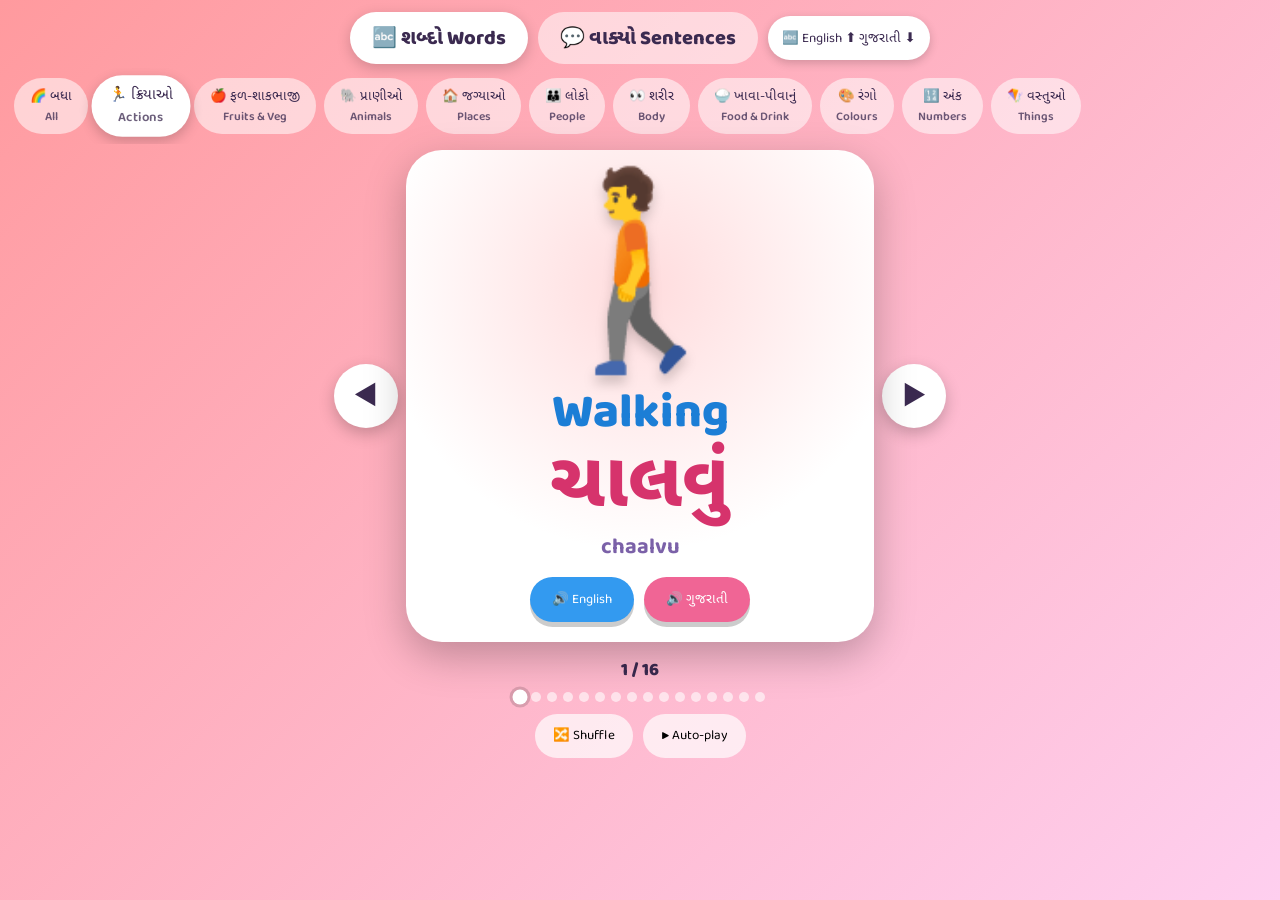
<file: index.html>
<!doctype html>
<html lang="gu">
<head>
<meta charset="utf-8">
<meta name="viewport" content="width=device-width, initial-scale=1, viewport-fit=cover">
<meta name="theme-color" content="#d6336c">
<meta name="mobile-web-app-capable" content="yes">
<meta name="apple-mobile-web-app-capable" content="yes">
<meta name="apple-mobile-web-app-title" content="Gujarati Kids">
<link rel="manifest" href="manifest.webmanifest">
<link rel="icon" href="icon.svg" type="image/svg+xml">
<link rel="apple-touch-icon" href="icon-192.png">
<title>ગુજરાતી શબ્દો – Gujarati Words</title>
<link href="https://fonts.googleapis.com/css2?family=Baloo+2:wght@600;800&family=Noto+Sans+Gujarati:wght@600;800&display=swap" rel="stylesheet">
<link rel="stylesheet" href="app.css">
</head>
<body>
<nav class="top">
  <a class="on" href="index.html">🔤 શબ્દો Words</a>
  <a href="sentences.html">💬 વાક્યો Sentences</a>
  <button class="top-toggle" id="orderBtn" aria-label="Switch language order">⇅ EN/ગુ</button>
</nav>
<div class="chips" id="chips"></div>
<main>
  <div class="stage">
    <button class="nav" id="prev" aria-label="Previous">◀</button>
    <div class="card" id="card">
      <div class="emoji" id="emoji"></div>
      <div class="gblock">
        <div class="gu" id="gu"></div>
        <div class="tr" id="tr"></div>
      </div>
      <div class="en" id="en"></div>
      <div class="btns">
        <button class="say g" id="sayGu">🔊 ગુજરાતી</button>
        <button class="say e" id="sayEn">🔊 English</button>
      </div>
    </div>
    <button class="nav" id="next" aria-label="Next">▶</button>
  </div>
  <div class="count" id="count"></div>
  <div class="dots" id="dots"></div>
  <div class="tools"><button class="tool" id="shuffle">🔀 Shuffle</button><button class="tool" id="auto">▶️ Auto-play</button></div>
  <div class="note" id="voiceNote" hidden>ℹ️ For parents: this device has no Gujarati voice installed, so the app is using online speech (needs internet). To work offline, install a Gujarati voice in your device's text-to-speech settings (Android: Google Text-to-speech → Gujarati).</div>
</main>
<script src="data.js"></script>
<script src="common.js"></script>
<script>
const $ = id => document.getElementById(id);
let cat = 'actions', list = [], i = 0, autoTimer = null;
const catOf = id => CATS.find(c => c.id === id);

function buildChips() {
  $('chips').innerHTML = [{ id: 'all', icon: '🌈', gu: 'બધા', en: 'All' }, ...CATS]
    .map(c => `<button class="chip" data-id="${c.id}">${c.icon} ${c.gu}<small>${c.en}</small></button>`).join('');
  $('chips').onclick = e => { const b = e.target.closest('.chip'); if (b) setCat(b.dataset.id); };
}
function setCat(id) {
  cat = id;
  list = id === 'all' ? CATS.flatMap(c => WORDS[c.id].map(w => ({ ...w, cat: c.id }))) : WORDS[id].map(w => ({ ...w, cat: id }));
  i = 0;
  document.querySelectorAll('.chip').forEach(b => b.classList.toggle('on', b.dataset.id === id));
  const on = document.querySelector('.chip.on'); if (on) on.scrollIntoView({ inline: 'center', block: 'nearest', behavior: 'smooth' });
  render(false);
}
function render(speak = true) {
  const w = list[i], c = catOf(w.cat);
  document.documentElement.style.setProperty('--c1', c.color[0]);
  document.documentElement.style.setProperty('--c2', c.color[1]);
  const em = $('emoji');
  em.textContent = w.e; em.className = 'emoji ' + (w.a || c.anim);
  $('gu').textContent = w.gu; $('tr').textContent = w.tr; $('en').textContent = w.en;
  $('count').textContent = `${i + 1} / ${list.length}`;
  $('dots').innerHTML = list.length <= 24 ? list.map((_, k) => `<i class="${k === i ? 'on' : ''}"></i>`).join('') : '';
  const card = $('card'); card.classList.remove('pop'); void card.offsetWidth; card.classList.add('pop');
  if (speak) sayBoth();
}
const sayGu = () => Speak.play([{ t: list[i].gu, l: 'gu' }]);
const sayEn = () => Speak.play([{ t: list[i].en, l: 'en' }]);
const sayBoth = () => Speak.play(Order.both(list[i].gu, list[i].en));
function go(d) { i = (i + d + list.length) % list.length; FX.pop(); render(true); }

$('next').onclick = () => go(1);
$('prev').onclick = () => go(-1);
$('sayGu').onclick = e => { e.stopPropagation(); sayGu(); FX.confetti(e.clientX, e.clientY); };
$('sayEn').onclick = e => { e.stopPropagation(); sayEn(); FX.confetti(e.clientX, e.clientY); };
$('card').onclick = e => { sayBoth(); FX.pop(); FX.confetti(e.clientX, e.clientY); };
$('shuffle').onclick = () => { list.sort(() => Math.random() - .5); i = 0; render(true); };
$('auto').onclick = () => {
  if (autoTimer) { clearInterval(autoTimer); autoTimer = null; $('auto').textContent = '▶️ Auto-play'; return; }
  $('auto').textContent = '⏸️ Stop';
  autoTimer = setInterval(() => go(1), 5000);
};
document.addEventListener('keydown', e => {
  if (e.key === 'ArrowRight') go(1); else if (e.key === 'ArrowLeft') go(-1);
  else if (e.key === ' ' || e.key === 'Enter') { e.preventDefault(); sayBoth(); }
});
let sx = null;
$('card').addEventListener('touchstart', e => sx = e.touches[0].clientX, { passive: true });
$('card').addEventListener('touchend', e => {
  if (sx === null) return; const dx = e.changedTouches[0].clientX - sx; sx = null;
  if (Math.abs(dx) > 60) go(dx < 0 ? 1 : -1);
});

buildChips(); setCat('actions'); Order.bind(document.getElementById('orderBtn')); voiceNote();
</script>
<script>if ("serviceWorker" in navigator && location.protocol.startsWith("http")) navigator.serviceWorker.register("sw.js");</script>
</body>
</html>
</file>
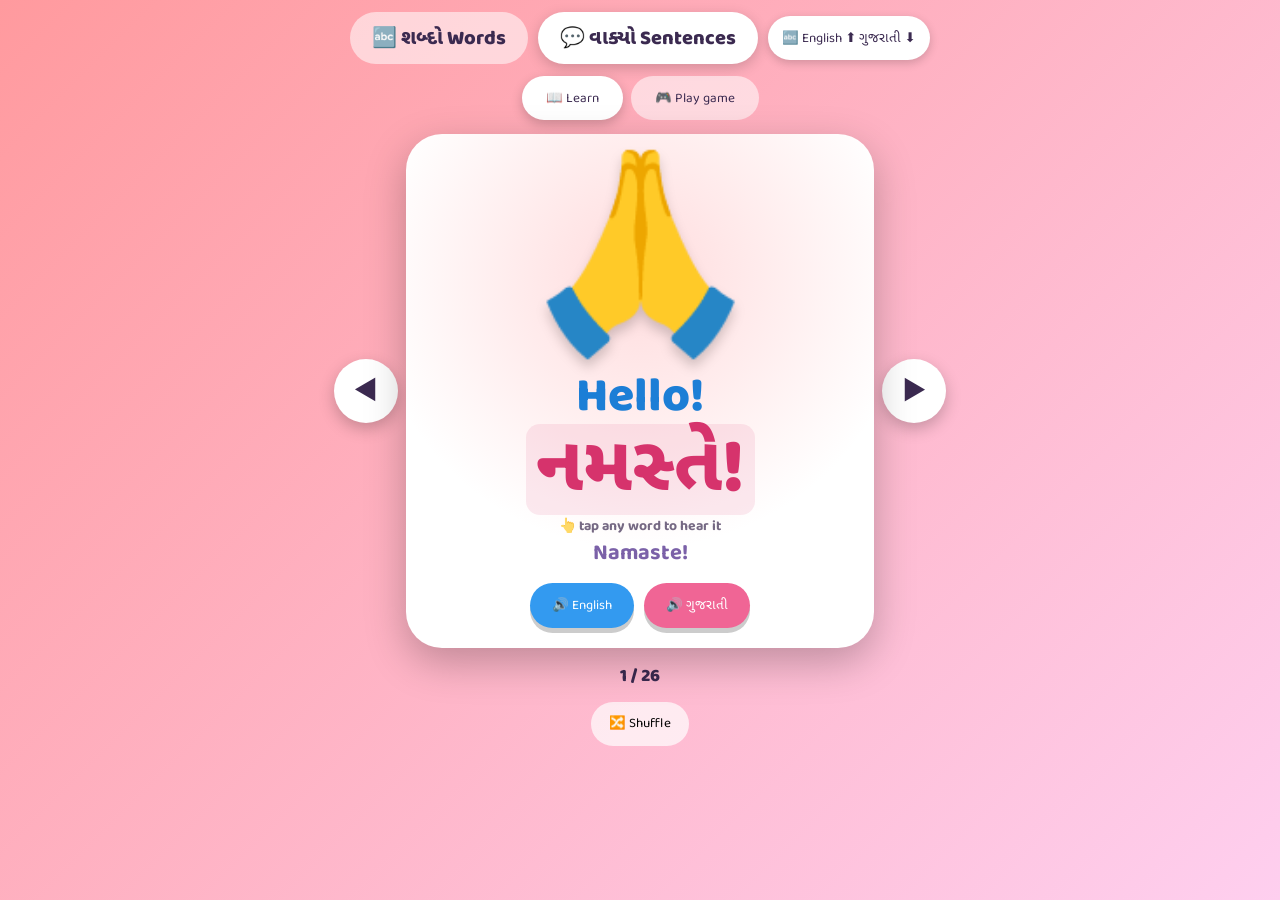
<file: sentences.html>
<!doctype html>
<html lang="gu">
<head>
<meta charset="utf-8">
<meta name="viewport" content="width=device-width, initial-scale=1, viewport-fit=cover">
<meta name="theme-color" content="#d6336c">
<meta name="mobile-web-app-capable" content="yes">
<meta name="apple-mobile-web-app-capable" content="yes">
<meta name="apple-mobile-web-app-title" content="Gujarati Kids">
<link rel="manifest" href="manifest.webmanifest">
<link rel="icon" href="icon.svg" type="image/svg+xml">
<link rel="apple-touch-icon" href="icon-192.png">
<title>ગુજરાતી વાક્યો – Gujarati Sentences</title>
<link href="https://fonts.googleapis.com/css2?family=Baloo+2:wght@600;800&family=Noto+Sans+Gujarati:wght@600;800&display=swap" rel="stylesheet">
<link rel="stylesheet" href="app.css">
</head>
<body>
<nav class="top">
  <a href="index.html">🔤 શબ્દો Words</a>
  <a class="on" href="sentences.html">💬 વાક્યો Sentences</a>
  <button class="top-toggle" id="orderBtn" aria-label="Switch language order">⇅ EN/ગુ</button>
</nav>
<div class="mode">
  <button id="mLearn" class="on">📖 Learn</button>
  <button id="mPlay">🎮 Play game</button>
</div>
<main>
  <!-- LEARN -->
  <section id="learn">
    <div class="stage">
      <button class="nav" id="prev" aria-label="Previous">◀</button>
      <div class="card" id="card">
        <div class="emoji" id="emoji"></div>
        <div class="gblock">
          <div class="gu words" id="gu"></div>
          <div class="hint">👆 tap any word to hear it</div>
          <div class="tr" id="tr"></div>
        </div>
        <div class="en" id="en"></div>
        <div class="btns">
          <button class="say g" id="sayGu">🔊 ગુજરાતી</button>
          <button class="say e" id="sayEn">🔊 English</button>
        </div>
      </div>
      <button class="nav" id="next" aria-label="Next">▶</button>
    </div>
    <div class="count" id="count"></div>
    <div class="tools"><button class="tool" id="shuffle">🔀 Shuffle</button></div>
  </section>

  <!-- PLAY -->
  <section id="play" hidden>
    <div class="count score" id="score"></div>
    <div class="card" id="qcard" style="margin-top:10px">
      <div class="hint" style="font-size:18px">👂 Listen and tap the right picture!</div>
      <button class="say g" id="again" style="font-size:26px;padding:16px 30px">🔊 સાંભળો Listen</button>
      <div class="opts" id="opts"></div>
      <div class="en" id="qen" style="min-height:48px;font-size:34px"></div>
    </div>
  </section>
  <div class="note" id="voiceNote" hidden>ℹ️ For parents: this device has no Gujarati voice installed, so the app is using online speech (needs internet). To work offline, install a Gujarati voice in your device's text-to-speech settings (Android: Google Text-to-speech → Gujarati).</div>
</main>
<script src="data.js"></script>
<script src="common.js"></script>
<script>
const $ = id => document.getElementById(id);
const COLORS = [['#ff9a9e', '#fecfef'], ['#84fab0', '#8fd3f4'], ['#f6d365', '#fda085'], ['#a18cd1', '#fbc2eb'], ['#96fbc4', '#f9f586'], ['#c2e9fb', '#a1c4fd']];
const ANIMS = ['bounce', 'wiggle', 'sway', 'float', 'pulse', 'jump'];
let list = SENTENCES.slice(), i = 0;
const setBg = k => { const c = COLORS[k % COLORS.length]; document.documentElement.style.setProperty('--c1', c[0]); document.documentElement.style.setProperty('--c2', c[1]); };

/* ---------- LEARN ---------- */
function render(speak = true) {
  const s = list[i];
  setBg(i);
  $('emoji').textContent = s.e; $('emoji').className = 'emoji ' + ANIMS[i % ANIMS.length];
  $('gu').innerHTML = s.gu.split(' ').map(w => `<span class="w">${w}</span>`).join('');
  $('tr').textContent = s.tr; $('en').textContent = s.en;
  $('count').textContent = `${i + 1} / ${list.length}`;
  const c = $('card'); c.classList.remove('pop'); void c.offsetWidth; c.classList.add('pop');
  if (speak) sayBoth();
}
const sayBoth = () => Speak.play(Order.both(list[i].gu, list[i].en));
function go(d) { i = (i + d + list.length) % list.length; FX.pop(); render(true); }
$('next').onclick = () => go(1);
$('prev').onclick = () => go(-1);
$('sayGu').onclick = e => { e.stopPropagation(); Speak.play([{ t: list[i].gu, l: 'gu' }]); FX.confetti(e.clientX, e.clientY); };
$('sayEn').onclick = e => { e.stopPropagation(); Speak.play([{ t: list[i].en, l: 'en' }]); FX.confetti(e.clientX, e.clientY); };
$('gu').onclick = e => {
  const w = e.target.closest('.w'); if (!w) return;
  e.stopPropagation(); FX.pop(); FX.confetti(e.clientX, e.clientY, ['✨', '⭐']);
  w.classList.add('hot'); setTimeout(() => w.classList.remove('hot'), 400);
  Speak.play([{ t: w.textContent.replace(/[?!,]/g, ''), l: 'gu' }]);
};
$('card').onclick = e => { sayBoth(); FX.confetti(e.clientX, e.clientY); };
$('shuffle').onclick = () => { list.sort(() => Math.random() - .5); i = 0; render(true); };
document.addEventListener('keydown', e => {
  if ($('learn').hidden) return;
  if (e.key === 'ArrowRight') go(1); else if (e.key === 'ArrowLeft') go(-1);
});
let sx = null;
$('card').addEventListener('touchstart', e => sx = e.touches[0].clientX, { passive: true });
$('card').addEventListener('touchend', e => {
  if (sx === null) return; const dx = e.changedTouches[0].clientX - sx; sx = null;
  if (Math.abs(dx) > 60) go(dx < 0 ? 1 : -1);
});

/* ---------- PLAY ---------- */
const ROUNDS = 8;
let q = [], round = 0, stars = 0, current = null, locked = false;
const shuffle = a => a.sort(() => Math.random() - .5);

function startGame() {
  q = shuffle(SENTENCES.slice()).slice(0, ROUNDS); round = 0; stars = 0; nextQ();
}
function scoreText() { return `⭐ ${stars}   •   ${Math.min(round + 1, ROUNDS)} / ${ROUNDS}`; }
function nextQ() {
  if (round >= ROUNDS) return finish();
  locked = false; current = q[round];
  setBg(round);
  const wrong = shuffle(SENTENCES.filter(s => s.e !== current.e)).slice(0, 2);
  const opts = shuffle([current, ...wrong]);
  $('score').textContent = scoreText();
  $('qen').textContent = '';
  $('opts').innerHTML = opts.map(o => `<button class="opt" data-e="${o.e}">${o.e}</button>`).join('');
  const c = $('qcard'); c.classList.remove('pop'); void c.offsetWidth; c.classList.add('pop');
  Speak.play([{ t: current.gu, l: 'gu' }]);
}
$('again').onclick = () => current && Speak.play([{ t: current.gu, l: 'gu' }]);
$('opts').onclick = e => {
  const b = e.target.closest('.opt'); if (!b || locked) return;
  if (b.dataset.e === current.e) {
    locked = true; b.classList.add('ok'); FX.good(); FX.confetti(e.clientX, e.clientY); stars++;
    $('qen').textContent = '✅ ' + current.en;
    $('score').textContent = scoreText();
    Speak.play([{ t: current.en, l: 'en' }]);
    setTimeout(() => { round++; nextQ(); }, 2200);
  } else {
    b.classList.add('no'); FX.bad();
    setTimeout(() => b.classList.remove('no'), 500);
    Speak.play([{ t: current.gu, l: 'gu' }]);
  }
};
function finish() {
  setBg(2);
  $('score').textContent = '';
  $('opts').innerHTML = '';
  $('qen').innerHTML = '';
  const full = stars === ROUNDS;
  $('opts').innerHTML = `<div style="grid-column:1/-1"><div class="big">${full ? '🏆' : '🎉'}</div>
    <div class="en">${'⭐'.repeat(stars)}</div>
    <div class="gu" style="font-size:44px">શાબાશ!</div><div class="tr">Shabaash! Well done!</div>
    <div class="btns"><button class="say g" id="replay">🔁 ફરી રમો Play again</button></div></div>`;
  $('replay').onclick = startGame;
  FX.good(); FX.confetti(innerWidth / 2, innerHeight / 3);
  Speak.play(Order.both('શાબાશ!', 'Well done!'));
}

/* ---------- mode switch ---------- */
function mode(m) {
  Speak.stop();
  $('learn').hidden = m !== 'learn'; $('play').hidden = m !== 'play';
  $('mLearn').classList.toggle('on', m === 'learn'); $('mPlay').classList.toggle('on', m === 'play');
  if (m === 'play') startGame(); else render(false);
}
$('mLearn').onclick = () => mode('learn');
$('mPlay').onclick = () => mode('play');

render(false); Order.bind(document.getElementById('orderBtn')); voiceNote();
</script>
<script>if ("serviceWorker" in navigator && location.protocol.startsWith("http")) navigator.serviceWorker.register("sw.js");</script>
</body>
</html>
</file>
<file: app.css>
:root { --c1: #ff9a9e; --c2: #fecfef; }
* { box-sizing: border-box; -webkit-tap-highlight-color: transparent; }
html, body { margin: 0; min-height: 100%; }
body {
  font-family: 'Baloo 2', 'Noto Sans Gujarati', 'Nirmala UI', 'Segoe UI', system-ui, sans-serif;
  background: linear-gradient(135deg, var(--c1), var(--c2));
  background-attachment: fixed;
  color: #3b2a50; transition: background .5s; overflow-x: hidden;
  user-select: none;
}
.top { display: flex; gap: 10px; justify-content: center; padding: 12px 12px 4px; }
.top a {
  text-decoration: none; padding: 10px 22px; border-radius: 40px; font-weight: 800; font-size: 20px;
  background: rgba(255,255,255,.55); color: #3b2a50; transition: transform .15s;
}
.top a:hover { transform: scale(1.06); }
.top a.on { background: #fff; box-shadow: 0 4px 14px rgba(0,0,0,.18); }

.chips { display: flex; gap: 8px; overflow-x: auto; padding: 10px 14px; scrollbar-width: none; }
.chips::-webkit-scrollbar { display: none; }
.chip {
  flex: 0 0 auto; border: 0; border-radius: 30px; padding: 8px 16px; font: 700 17px inherit; font-family: inherit;
  background: rgba(255,255,255,.55); color: #3b2a50; cursor: pointer; transition: transform .15s;
}
.chip.on { background: #fff; transform: scale(1.1); box-shadow: 0 4px 12px rgba(0,0,0,.2); }
.chip small { display: block; font-size: 12px; font-weight: 600; opacity: .75; }

main { max-width: 640px; margin: 0 auto; padding: 6px 14px 30px; }

.stage { display: flex; align-items: center; gap: 8px; }
.nav {
  flex: 0 0 auto; width: 64px; height: 64px; border-radius: 50%; border: 0; font-size: 30px; cursor: pointer;
  background: #fff; color: #3b2a50; box-shadow: 0 6px 16px rgba(0,0,0,.22); transition: transform .12s;
}
.nav:active { transform: scale(.88); }

.card {
  flex: 1; background: #fff; border-radius: 36px; padding: 18px 14px 20px; text-align: center; cursor: pointer;
  box-shadow: 0 14px 40px rgba(0,0,0,.25); position: relative; overflow: hidden; min-height: 470px;
  display: flex; flex-direction: column; align-items: center; justify-content: space-between;
}
.card::before {
  content: ''; position: absolute; inset: 0; opacity: .35;
  background: radial-gradient(circle at 50% 28%, var(--c1), transparent 62%);
}
.card > * { position: relative; }
.card.pop { animation: popin .45s cubic-bezier(.3, 1.6, .5, 1); }
.card.shake { animation: shake .45s; }

.emoji { font-size: clamp(120px, 34vw, 190px); line-height: 1.1; margin: 10px 0 0; display: inline-block; filter: drop-shadow(0 8px 6px rgba(0,0,0,.18)); }
.gu { font-size: clamp(46px, 13vw, 76px); font-weight: 800; line-height: 1.2; color: #d6336c; }
.tr { font-size: 22px; font-weight: 700; color: #7b61a8; margin-top: -2px; }
.en { font-size: clamp(32px, 9vw, 48px); font-weight: 800; color: #1c7ed6; line-height: 1.1; }
.btns { display: flex; gap: 10px; margin-top: 12px; flex-wrap: wrap; justify-content: center; }
.say {
  border: 0; border-radius: 30px; padding: 12px 22px; font: 800 20px inherit; font-family: inherit; color: #fff; cursor: pointer;
  box-shadow: 0 5px 0 rgba(0,0,0,.2); transition: transform .1s, box-shadow .1s;
}
.say:active { transform: translateY(4px); box-shadow: 0 1px 0 rgba(0,0,0,.2); }
.say.g { background: #f06595; } .say.e { background: #339af0; }

.count { text-align: center; margin-top: 14px; font-weight: 800; font-size: 18px; }
.dots { display: flex; gap: 6px; justify-content: center; margin-top: 8px; flex-wrap: wrap; }
.dots i { width: 10px; height: 10px; border-radius: 50%; background: rgba(255,255,255,.6); }
.dots i.on { background: #fff; transform: scale(1.5); box-shadow: 0 0 0 2px rgba(0,0,0,.15); }
.tools { display: flex; justify-content: center; gap: 10px; margin-top: 12px; }
.tool { border: 0; border-radius: 24px; padding: 8px 18px; font: 700 16px inherit; font-family: inherit; background: rgba(255,255,255,.7); cursor: pointer; }

.note { margin: 14px auto 0; max-width: 560px; background: #fff3bf; border-radius: 16px; padding: 10px 14px; font-size: 14px; font-weight: 600; }

/* animations for the picture */
.bounce { animation: bounce 1.1s ease-in-out infinite; }
.wiggle { animation: wiggle .9s ease-in-out infinite; }
.sway { animation: sway 2s ease-in-out infinite; transform-origin: 50% 90%; }
.float { animation: float 2.4s ease-in-out infinite; }
.pulse { animation: pulse 1s ease-in-out infinite; }
.jump { animation: jump .8s cubic-bezier(.3, 0, .4, 1) infinite; }
.walk { animation: walk 1.4s ease-in-out infinite; }
.run { animation: run 1s linear infinite; }
.swim { animation: swim 2s ease-in-out infinite; }
.munch { animation: munch .5s ease-in-out infinite; }
.spin { animation: spin 8s linear infinite; }
.wave { animation: wave .7s ease-in-out infinite; transform-origin: 50% 90%; }

@keyframes bounce { 0%, 100% { transform: translateY(0) scale(1, 1) } 45% { transform: translateY(-30px) scale(.95, 1.06) } 90% { transform: translateY(0) scale(1.12, .88) } }
@keyframes wiggle { 0%, 100% { transform: rotate(-9deg) } 50% { transform: rotate(9deg) } }
@keyframes sway { 0%, 100% { transform: rotate(-6deg) } 50% { transform: rotate(6deg) } }
@keyframes float { 0%, 100% { transform: translateY(0) rotate(-3deg) } 50% { transform: translateY(-22px) rotate(3deg) } }
@keyframes pulse { 0%, 100% { transform: scale(1) } 50% { transform: scale(1.15) } }
@keyframes jump { 0%, 100% { transform: translateY(0) } 50% { transform: translateY(-50px) rotate(8deg) } }
@keyframes walk { 0%, 100% { transform: translateX(-26px) rotate(-5deg) } 50% { transform: translateX(26px) rotate(5deg) } }
@keyframes run { 0% { transform: translateX(-50px) rotate(-4deg) } 25% { transform: translateX(0) translateY(-10px) rotate(0) } 50% { transform: translateX(50px) rotate(4deg) } 75% { transform: translateX(0) translateY(-10px) } 100% { transform: translateX(-50px) rotate(-4deg) } }
@keyframes swim { 0%, 100% { transform: translateX(-30px) scaleX(1) } 49% { transform: translateX(30px) scaleX(1) } 50% { transform: translateX(30px) scaleX(-1) } 99% { transform: translateX(-30px) scaleX(-1) } }
@keyframes munch { 0%, 100% { transform: scale(1, 1) } 50% { transform: scale(1.12, .88) } }
@keyframes spin { to { transform: rotate(360deg) } }
@keyframes wave { 0%, 100% { transform: rotate(-20deg) } 50% { transform: rotate(20deg) } }
@keyframes popin { from { transform: scale(.7) rotate(-4deg); opacity: 0 } to { transform: none; opacity: 1 } }
@keyframes shake { 0%, 100% { transform: none } 20% { transform: translateX(-14px) } 40% { transform: translateX(14px) } 60% { transform: translateX(-10px) } 80% { transform: translateX(10px) } }

.confetti { position: fixed; z-index: 99; pointer-events: none; animation: burst 1.1s ease-out forwards; }
@keyframes burst { from { transform: translate(0, 0) scale(.4); opacity: 1 } to { transform: translate(var(--dx), var(--dy)) rotate(300deg) scale(1); opacity: 0 } }

/* sentences */
.words { display: flex; flex-wrap: wrap; justify-content: center; gap: 6px 10px; }
.w { padding: 0 10px; border-radius: 14px; background: rgba(214, 51, 108, .1); transition: transform .12s, background .2s; cursor: pointer; }
.w:active, .w.hot { transform: scale(1.15); background: rgba(214, 51, 108, .3); }
.hint { font-size: 14px; font-weight: 700; opacity: .7; }
.opts { display: grid; grid-template-columns: repeat(3, 1fr); gap: 12px; width: 100%; margin-top: 10px; }
.opt { background: #fff; border: 4px solid #fff; border-radius: 26px; font-size: clamp(54px, 15vw, 84px); padding: 12px 0; cursor: pointer; box-shadow: 0 6px 16px rgba(0,0,0,.18); transition: transform .12s; }
.opt:active { transform: scale(.9); }
.opt.ok { border-color: #37b24d; background: #d3f9d8; animation: pulse .5s; }
.opt.no { border-color: #f03e3e; background: #ffe3e3; animation: shake .4s; }
.score { font-size: 24px; font-weight: 800; }
.big { font-size: 90px; }
.mode { display: flex; gap: 8px; justify-content: center; margin: 8px 0; }
.mode button { border: 0; border-radius: 30px; padding: 10px 24px; font: 800 19px inherit; font-family: inherit; background: rgba(255,255,255,.55); cursor: pointer; color: #3b2a50; }
.mode button.on { background: #fff; box-shadow: 0 4px 12px rgba(0,0,0,.2); }

/* ---------- mobile ---------- */
html { -webkit-text-size-adjust: 100%; overscroll-behavior-y: none; }
body { min-height: 100vh; min-height: 100dvh; touch-action: manipulation; padding: env(safe-area-inset-top) env(safe-area-inset-right) env(safe-area-inset-bottom) env(safe-area-inset-left); }
button, a { touch-action: manipulation; }
.chip, .tool, .mode button, .top a { min-height: 44px; }
@media (max-width: 600px) {
  .top { gap: 6px; padding: 8px 8px 2px; }
  .top a { padding: 9px 14px; font-size: 16px; flex: 1; text-align: center; }
  main { padding: 4px 10px 24px; }
  .stage { flex-wrap: wrap; gap: 10px; }
  .card { order: 1; flex: 1 1 100%; min-height: 0; padding: 12px 10px 16px; border-radius: 28px; gap: 4px; }
  .nav { order: 2; flex: 1 1 0; width: auto; height: 60px; border-radius: 30px; font-size: 28px; }
  .emoji { font-size: clamp(110px, 38vw, 170px); }
  .say { padding: 14px 20px; font-size: 19px; flex: 1 1 40%; min-height: 52px; }
  .opts { gap: 8px; }
  .opt { padding: 10px 0; }
}
@media (max-height: 520px) and (orientation: landscape) {
  .emoji { font-size: 90px; } .card { min-height: 0; } .gu { font-size: 40px; } .en { font-size: 28px; }
}

/* language order: English on top by default, switchable */
.top-toggle { border: 0; border-radius: 40px; padding: 8px 14px; font: 800 14px inherit; font-family: inherit; background: #fff; color: #3b2a50; cursor: pointer; box-shadow: 0 3px 10px rgba(0,0,0,.18); min-height: 44px; }
.top { flex-wrap: wrap; align-items: center; }
.card .emoji { order: 0; }
.card .en { order: 1; }
.card .gblock { order: 2; }
.card .btns { order: 3; }
.card:not(.q) .say { }
body:not(.en-first) .card .gblock { order: 1; }
body:not(.en-first) .card .en { order: 2; }
body.en-first .btns .say.e { order: 0; }
body.en-first .btns .say.g { order: 1; }
</file>
